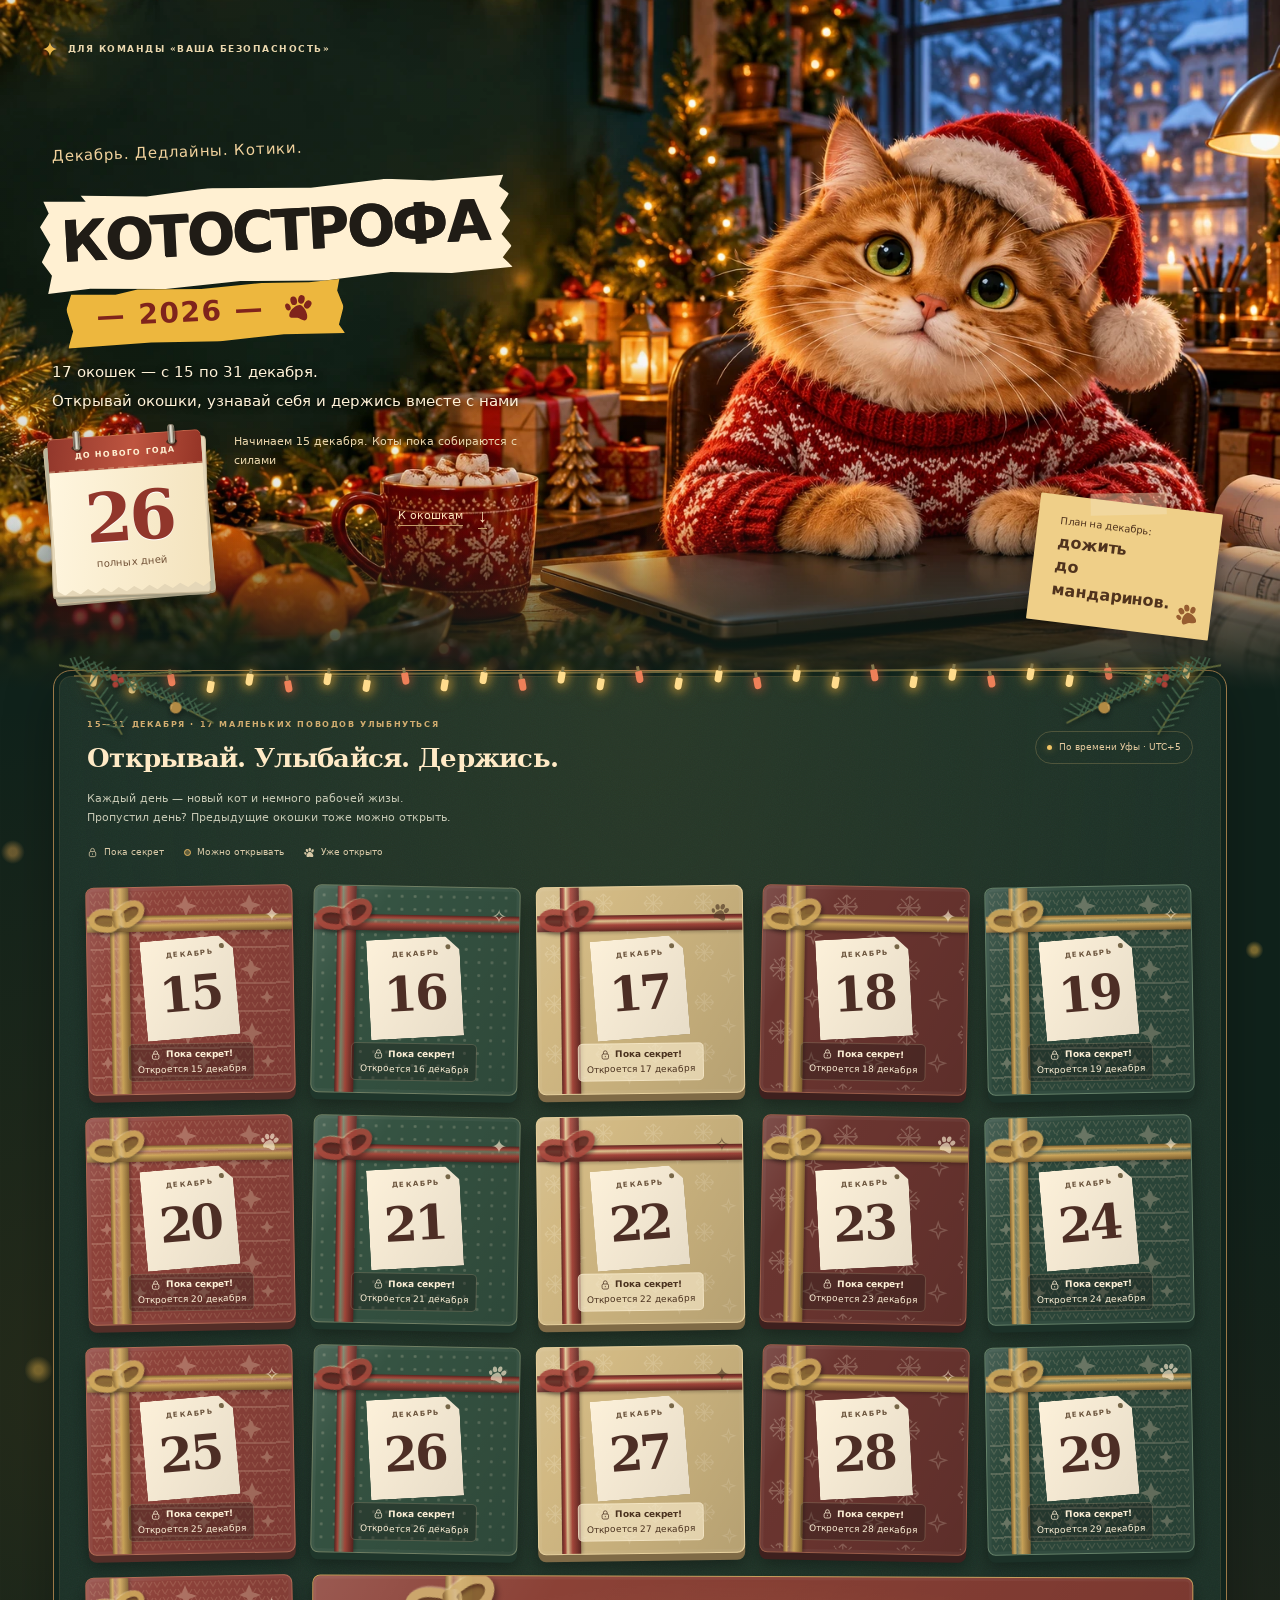
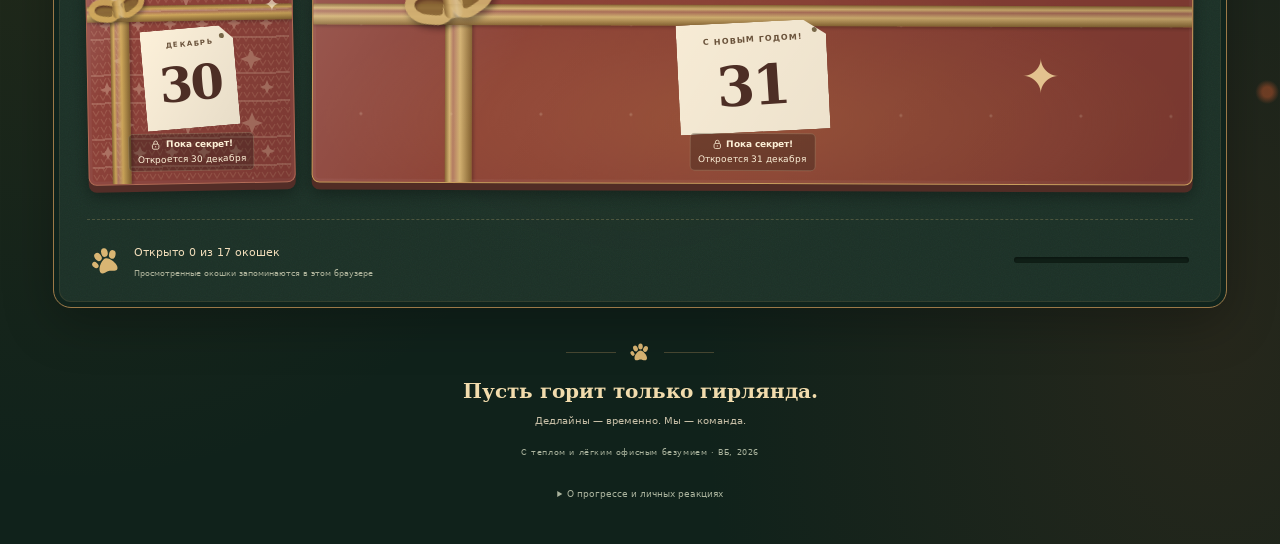
<file: index.html>
<!doctype html>
<html lang="ru">
<head>
<meta charset="utf-8"><meta name="viewport" content="width=device-width,initial-scale=1">
<meta name="theme-color" content="#12271f"><meta name="description" content="17 окошек с 15 по 31 декабря. Праздничный календарь с котами для команды «Ваша Безопасность». Открывай окошки с 15 по 31 декабря 2026 года.">
<title>КОТОСТРОФА-2026 — новогодний адвент</title>
<link rel="icon" href="assets/paw.svg" type="image/svg+xml"><link rel="preload" as="image" href="assets/decor/holiday-office.webp"><link rel="stylesheet" href="styles.css?v=5">
<script src="config.js" defer></script><script src="memes.js" defer></script><script src="core.js?v=5" defer></script><script src="app.js?v=5" defer></script>
</head>
<body>
<a class="skip" href="#calendar">К календарю</a>
<div class="ambient" aria-hidden="true"></div>
<main>
<header class="hero">
<div class="hero-art" aria-hidden="true"></div>
<div class="hero-inner">
<div class="eyebrow"><span class="eyebrow-star" aria-hidden="true">✦</span> ДЛЯ КОМАНДЫ «ВАША БЕЗОПАСНОСТЬ»</div>
<div class="hero-copy">
<p class="hero-pretitle">Декабрь. Дедлайны. Котики.</p>
<h1 aria-label="КОТОСТРОФА-2026"><span class="title-paper">КОТОСТРОФА</span><span class="year">— 2026 — <svg class="title-paw" aria-hidden="true"><use href="#paw"/></svg></span></h1>
<p class="subtitle">17 окошек — с 15 по 31 декабря.<br class="desktop-break"> Открывай окошки, узнавай себя и держись вместе с нами</p>
<div class="countdown tear-calendar" id="countdown" role="status" aria-live="polite" title="Полные сутки до 1 января 2027, 00:00 по Уфе"><span class="calendar-rings" aria-hidden="true"><i></i><i></i></span><span class="calendar-head" id="countdown-head" aria-hidden="true">ДО НОВОГО ГОДА</span><span class="calendar-paper" aria-hidden="true"><span class="calendar-number" id="countdown-number"></span><span class="calendar-unit" id="countdown-unit"></span></span></div>
<div class="status-block"><p id="season-status" role="status"></p><button class="primary" id="today-button" hidden>Открыть сегодняшний мем <span aria-hidden="true">↗</span></button></div>
<a class="calendar-link" href="#calendar-title">К окошкам <span aria-hidden="true">↓</span></a>
</div>
</div>
<div class="hero-sticker" aria-hidden="true"><span>План на декабрь:</span><strong>дожить<br>до мандаринов.</strong><svg class="paw"><use href="#paw"/></svg></div>
</header>
<div class="content-wrap">
<section class="calendar-section" aria-labelledby="calendar-title">
<div class="board-lights" aria-hidden="true"><div id="bulbs"></div></div>
<div class="calendar-intro"><div class="calendar-heading"><span class="section-label">15—31 ДЕКАБРЯ · 17 МАЛЕНЬКИХ ПОВОДОВ УЛЫБНУТЬСЯ</span><h2 id="calendar-title">Открывай. Улыбайся. Держись.</h2></div><div class="time-zone"><span class="status-dot"></span> По времени Уфы · UTC+5</div></div>
<p class="instruction">Каждый день — новый кот и немного рабочей жизы.<br>Пропустил день? Предыдущие окошки тоже можно открыть.</p>
<div class="calendar-legend"><span><svg aria-hidden="true"><use href="#lock"/></svg> Пока секрет</span><span><i></i> Можно открывать</span><span><svg class="legend-paw" aria-hidden="true"><use href="#paw"/></svg> Уже открыто</span></div>
<div class="calendar" id="calendar" aria-label="Окошки с 15 по 31 декабря" tabindex="-1"></div>
<div class="progress-panel"><div class="progress-caption"><svg aria-hidden="true" class="paw"><use href="#paw"/></svg><div><strong id="progress-label" aria-live="polite">Открыто 0 из 17 окошек</strong><p>Просмотренные окошки запоминаются в этом браузере</p></div></div><div class="progress-track" role="progressbar" aria-label="Просмотренные окошки" aria-valuemin="0" aria-valuemax="17" aria-valuenow="0"><span id="progress-fill"></span></div></div>
<p id="storage-warning" class="warning" role="status" hidden>В этом браузере сохранение недоступно. Прогресс и реакции сохранятся только до закрытия страницы.</p>
</section>
<footer><div class="footer-line"><span></span><svg aria-hidden="true" class="paw"><use href="#paw"/></svg><span></span></div><p>Пусть горит только гирлянда.</p><span class="footer-sub">Дедлайны — временно. Мы — команда.</span><small>С теплом и лёгким офисным безумием · ВБ, 2026</small><details><summary>О прогрессе и личных реакциях</summary><p>История хранится только в этом браузере и не передаётся на сервер. На другом устройстве она будет отдельной. Очистка данных браузера сбросит просмотренные дни и реакции.</p></details></footer>
</div>
</main>
<dialog id="meme-dialog" aria-labelledby="dialog-title"><div class="modal"><header class="modal-head"><div><span class="section-label">КОТОСТРОФА-2026</span><h2 id="dialog-title"></h2></div><button class="icon-button close" id="close-dialog" aria-label="Закрыть просмотр">×</button></header><div class="image-scroll" id="image-scroll"><div id="loading" role="status">Кот уже идёт…</div><img id="meme-image" alt="" width="1122" height="1402" hidden><div class="image-error" id="image-error" hidden><p>Кот задержался.</p><button class="primary" id="retry">Попробовать ещё раз</button></div></div><div class="image-tools"><button class="image-tool" id="zoom-button" type="button" aria-label="Увеличить изображение" aria-pressed="false" disabled><span id="zoom-symbol" aria-hidden="true">+</span><span id="zoom-label">Увеличить</span></button><span class="zoom-hint" id="zoom-hint">Картинка целиком</span><a class="image-tool download-button" id="download-image" download hidden><span aria-hidden="true">↓</span> Скачать картинку</a></div><div class="reactions" id="reactions" aria-label="Личная реакция"></div><p class="reaction-notice" id="reaction-notice" role="status"></p><nav class="modal-nav" aria-label="Переход между доступными днями"><button id="prev-day">← Предыдущий</button><button id="next-day">Следующий →</button></nav></div></dialog>
<div id="toast" class="toast" role="status" hidden></div>
<svg class="svg-library" xmlns="http://www.w3.org/2000/svg" aria-hidden="true"><symbol id="paw" viewBox="0 0 40 40"><ellipse cx="11" cy="13" rx="4.5" ry="6" transform="rotate(-25 11 13)"/><ellipse cx="21" cy="9" rx="4.5" ry="6"/><ellipse cx="31" cy="14" rx="4.5" ry="6" transform="rotate(25 31 14)"/><ellipse cx="5" cy="23" rx="3.5" ry="5" transform="rotate(-35 5 23)"/><path d="M9 32c0-6 7-15 12-15s13 9 13 15c0 8-9 3-13 3s-12 5-12-3"/></symbol><symbol id="lock" viewBox="0 0 24 24"><rect x="5" y="10" width="14" height="11" rx="3"/><path d="M8 10V7a4 4 0 0 1 8 0v3"/><path d="M12 14v3"/></symbol></svg>
<noscript><p class="warning">Для открытия календаря включите JavaScript в браузере.</p></noscript>
</body></html>
</file>
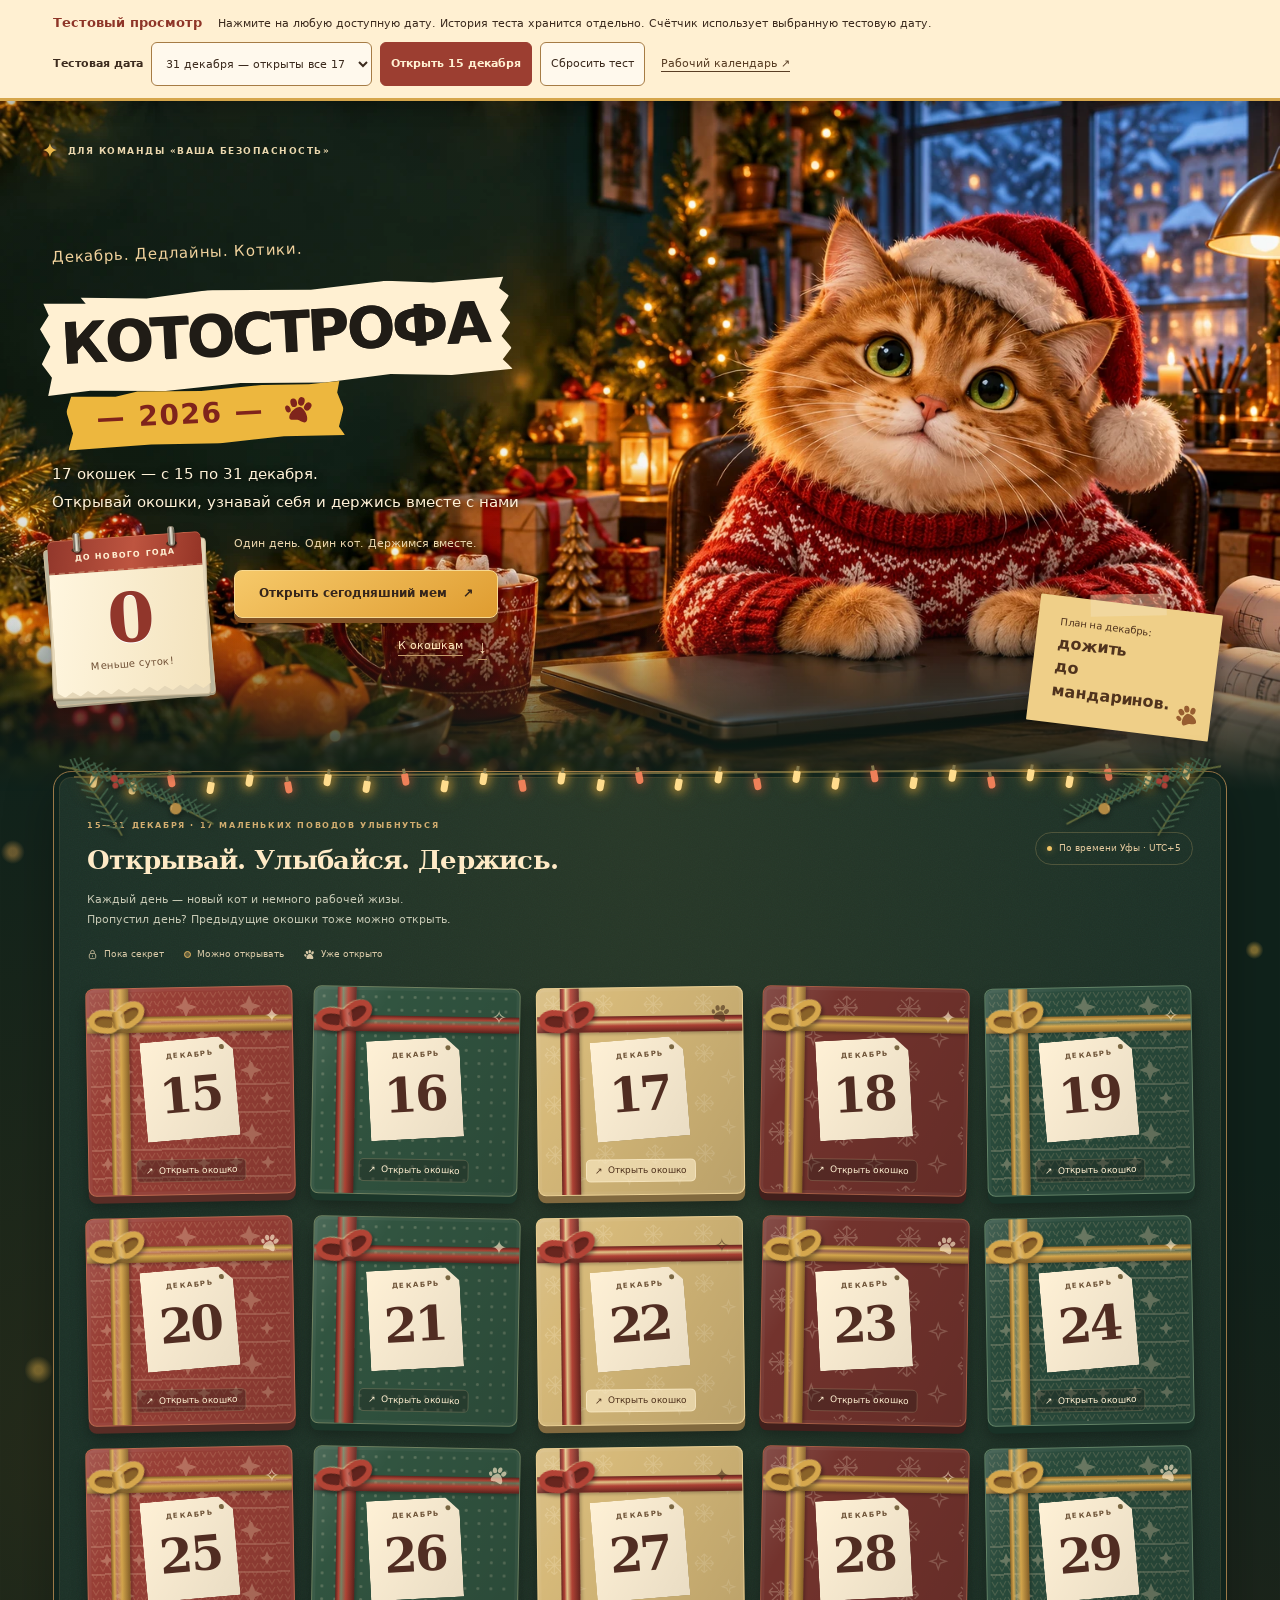
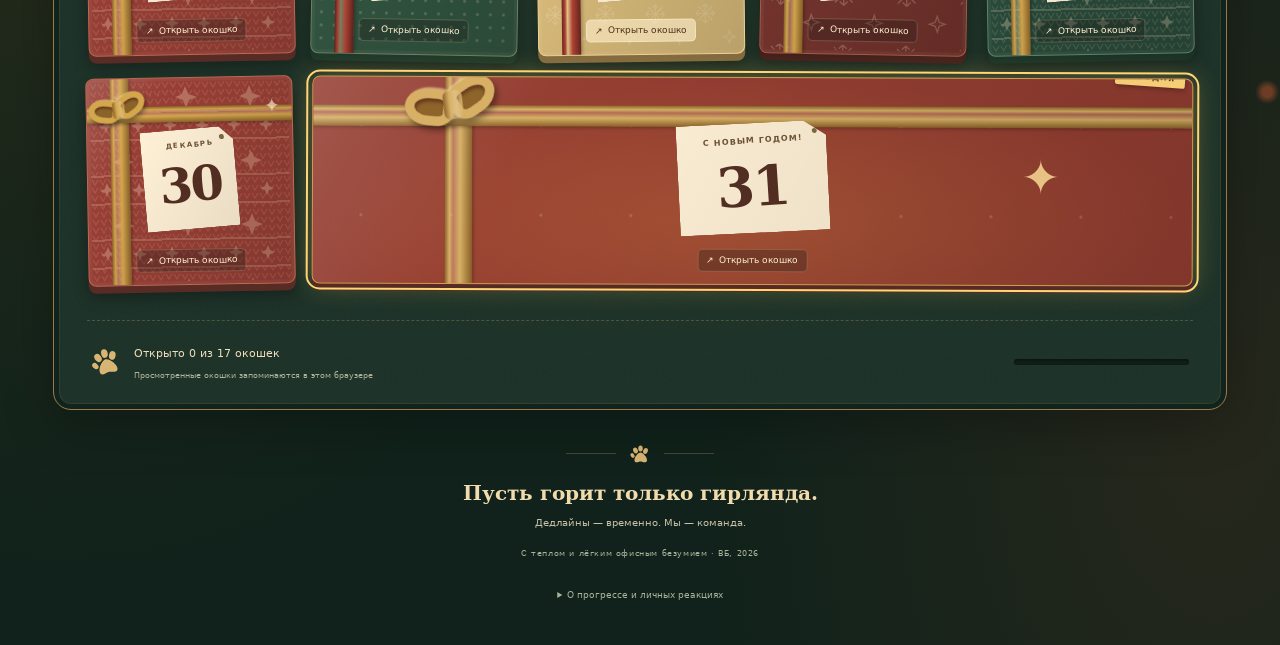
<file: preview.html>
<!doctype html>
<html lang="ru">
<head>
<meta charset="utf-8"><meta name="viewport" content="width=device-width,initial-scale=1">
<meta name="theme-color" content="#12271f"><meta name="description" content="17 окошек с 15 по 31 декабря. Праздничный календарь с котами для команды «Ваша Безопасность». Открывай окошки с 15 по 31 декабря 2026 года.">
<meta name="robots" content="noindex,nofollow"><title>Тестовый просмотр — КОТОСТРОФА-2026</title>
<link rel="icon" href="assets/paw.svg" type="image/svg+xml"><link rel="preload" as="image" href="assets/decor/holiday-office.webp"><link rel="stylesheet" href="styles.css?v=5">
<script src="config.js" defer></script><script src="memes.js" defer></script><script src="core.js?v=5" defer></script><script src="preview.js?v=5" defer></script><script src="app.js?v=5" defer></script>
</head>
<body>
<a class="skip" href="#calendar">К календарю</a>
<div class="ambient" aria-hidden="true"></div>
<aside class="preview-toolbar" aria-label="Тестовый просмотр календаря">
<div class="preview-toolbar-inner"><div class="preview-explanation"><strong>Тестовый просмотр</strong><span>Нажмите на любую доступную дату. История теста хранится отдельно. Счётчик использует выбранную тестовую дату.</span></div>
<div class="preview-controls"><label for="preview-date">Тестовая дата</label><select id="preview-date"><option value="2026-12-31T12:00:00+05:00">31 декабря — открыты все 17</option><option value="2026-12-14T12:00:00+05:00">14 декабря — до старта</option><option value="2026-12-15T12:00:00+05:00">15 декабря — первое окошко</option><option value="2026-12-20T12:00:00+05:00">20 декабря — 6 окошек</option><option value="2027-01-01T12:00:00+05:00">1 января 2027 — все открыты</option></select><button id="preview-open-first" type="button">Открыть 15 декабря</button><button id="preview-reset" type="button">Сбросить тест</button><a href="index.html">Рабочий календарь ↗</a></div></div>
</aside>
<main>
<header class="hero">
<div class="hero-art" aria-hidden="true"></div>
<div class="hero-inner">
<div class="eyebrow"><span class="eyebrow-star" aria-hidden="true">✦</span> ДЛЯ КОМАНДЫ «ВАША БЕЗОПАСНОСТЬ»</div>
<div class="hero-copy">
<p class="hero-pretitle">Декабрь. Дедлайны. Котики.</p>
<h1 aria-label="КОТОСТРОФА-2026"><span class="title-paper">КОТОСТРОФА</span><span class="year">— 2026 — <svg class="title-paw" aria-hidden="true"><use href="#paw"/></svg></span></h1>
<p class="subtitle">17 окошек — с 15 по 31 декабря.<br class="desktop-break"> Открывай окошки, узнавай себя и держись вместе с нами</p>
<div class="countdown tear-calendar" id="countdown" role="status" aria-live="polite" title="Полные сутки до 1 января 2027, 00:00 по Уфе"><span class="calendar-rings" aria-hidden="true"><i></i><i></i></span><span class="calendar-head" id="countdown-head" aria-hidden="true">ДО НОВОГО ГОДА</span><span class="calendar-paper" aria-hidden="true"><span class="calendar-number" id="countdown-number"></span><span class="calendar-unit" id="countdown-unit"></span></span></div>
<div class="status-block"><p id="season-status" role="status"></p><button class="primary" id="today-button" hidden>Открыть сегодняшний мем <span aria-hidden="true">↗</span></button></div>
<a class="calendar-link" href="#calendar-title">К окошкам <span aria-hidden="true">↓</span></a>
</div>
</div>
<div class="hero-sticker" aria-hidden="true"><span>План на декабрь:</span><strong>дожить<br>до мандаринов.</strong><svg class="paw"><use href="#paw"/></svg></div>
</header>
<div class="content-wrap">
<section class="calendar-section" aria-labelledby="calendar-title">
<div class="board-lights" aria-hidden="true"><div id="bulbs"></div></div>
<div class="calendar-intro"><div class="calendar-heading"><span class="section-label">15—31 ДЕКАБРЯ · 17 МАЛЕНЬКИХ ПОВОДОВ УЛЫБНУТЬСЯ</span><h2 id="calendar-title">Открывай. Улыбайся. Держись.</h2></div><div class="time-zone"><span class="status-dot"></span> По времени Уфы · UTC+5</div></div>
<p class="instruction">Каждый день — новый кот и немного рабочей жизы.<br>Пропустил день? Предыдущие окошки тоже можно открыть.</p>
<div class="calendar-legend"><span><svg aria-hidden="true"><use href="#lock"/></svg> Пока секрет</span><span><i></i> Можно открывать</span><span><svg class="legend-paw" aria-hidden="true"><use href="#paw"/></svg> Уже открыто</span></div>
<div class="calendar" id="calendar" aria-label="Окошки с 15 по 31 декабря" tabindex="-1"></div>
<div class="progress-panel"><div class="progress-caption"><svg aria-hidden="true" class="paw"><use href="#paw"/></svg><div><strong id="progress-label" aria-live="polite">Открыто 0 из 17 окошек</strong><p>Просмотренные окошки запоминаются в этом браузере</p></div></div><div class="progress-track" role="progressbar" aria-label="Просмотренные окошки" aria-valuemin="0" aria-valuemax="17" aria-valuenow="0"><span id="progress-fill"></span></div></div>
<p id="storage-warning" class="warning" role="status" hidden>В этом браузере сохранение недоступно. Прогресс и реакции сохранятся только до закрытия страницы.</p>
</section>
<footer><div class="footer-line"><span></span><svg aria-hidden="true" class="paw"><use href="#paw"/></svg><span></span></div><p>Пусть горит только гирлянда.</p><span class="footer-sub">Дедлайны — временно. Мы — команда.</span><small>С теплом и лёгким офисным безумием · ВБ, 2026</small><details><summary>О прогрессе и личных реакциях</summary><p>История хранится только в этом браузере и не передаётся на сервер. На другом устройстве она будет отдельной. Очистка данных браузера сбросит просмотренные дни и реакции.</p></details></footer>
</div>
</main>
<dialog id="meme-dialog" aria-labelledby="dialog-title"><div class="modal"><header class="modal-head"><div><span class="section-label">КОТОСТРОФА-2026</span><h2 id="dialog-title"></h2></div><button class="icon-button close" id="close-dialog" aria-label="Закрыть просмотр">×</button></header><div class="image-scroll" id="image-scroll"><div id="loading" role="status">Кот уже идёт…</div><img id="meme-image" alt="" width="1122" height="1402" hidden><div class="image-error" id="image-error" hidden><p>Кот задержался.</p><button class="primary" id="retry">Попробовать ещё раз</button></div></div><div class="image-tools"><button class="image-tool" id="zoom-button" type="button" aria-label="Увеличить изображение" aria-pressed="false" disabled><span id="zoom-symbol" aria-hidden="true">+</span><span id="zoom-label">Увеличить</span></button><span class="zoom-hint" id="zoom-hint">Картинка целиком</span><a class="image-tool download-button" id="download-image" download hidden><span aria-hidden="true">↓</span> Скачать картинку</a></div><div class="reactions" id="reactions" aria-label="Личная реакция"></div><p class="reaction-notice" id="reaction-notice" role="status"></p><nav class="modal-nav" aria-label="Переход между доступными днями"><button id="prev-day">← Предыдущий</button><button id="next-day">Следующий →</button></nav></div></dialog>
<div id="toast" class="toast" role="status" hidden></div>
<svg class="svg-library" xmlns="http://www.w3.org/2000/svg" aria-hidden="true"><symbol id="paw" viewBox="0 0 40 40"><ellipse cx="11" cy="13" rx="4.5" ry="6" transform="rotate(-25 11 13)"/><ellipse cx="21" cy="9" rx="4.5" ry="6"/><ellipse cx="31" cy="14" rx="4.5" ry="6" transform="rotate(25 31 14)"/><ellipse cx="5" cy="23" rx="3.5" ry="5" transform="rotate(-35 5 23)"/><path d="M9 32c0-6 7-15 12-15s13 9 13 15c0 8-9 3-13 3s-12 5-12-3"/></symbol><symbol id="lock" viewBox="0 0 24 24"><rect x="5" y="10" width="14" height="11" rx="3"/><path d="M8 10V7a4 4 0 0 1 8 0v3"/><path d="M12 14v3"/></symbol></svg>
<noscript><p class="warning">Для открытия календаря включите JavaScript в браузере.</p></noscript>
</body></html>
</file>
<file: styles.css>
@font-face{font-family:LocalSans;src:url('assets/fonts/sans.woff') format('woff');font-display:swap}@font-face{font-family:LocalSans;src:url('assets/fonts/sans-bold.woff') format('woff');font-weight:700;font-display:swap}@font-face{font-family:Festive;src:url('assets/fonts/display.woff') format('woff');font-weight:700;font-display:swap}
:root{color-scheme:dark;--cream:#fff0d2;--gold:#eab649;--pine:#12271f;--red:#b72d29;--muted:#c3c0a9}*{box-sizing:border-box}html{scroll-behavior:smooth;scroll-padding-top:24px}body{margin:0;font:14px/1.65 LocalSans,sans-serif;background:#10221b;color:var(--cream);background-image:radial-gradient(ellipse at 5% 65%,#7a4f1833,transparent 35%),radial-gradient(ellipse at 95% 90%,#64351d44,transparent 30%)}button,a{-webkit-tap-highlight-color:transparent}button{font:inherit;cursor:pointer;touch-action:manipulation}button:disabled{cursor:default;opacity:.4}button:focus-visible,a:focus-visible,summary:focus-visible,[tabindex]:focus-visible{outline:3px solid #ffda83;outline-offset:5px}button[hidden],[hidden]{display:none!important}button svg{width:16px;height:16px}.skip{position:fixed;top:8px;left:8px;transform:translateY(-150%);z-index:30;background:var(--gold);color:var(--pine);padding:12px}.skip:focus{transform:none}.svg-library{position:absolute;width:0;height:0;overflow:hidden}.ambient{position:absolute;top:600px;left:0;right:0;height:1400px;pointer-events:none;overflow:hidden;background-image:radial-gradient(circle at 1% 18%,#ecac5066 0 4px,transparent 12px),radial-gradient(circle at 98% 25%,#eab64980 0 3px,transparent 9px),radial-gradient(circle at 3% 55%,#eab64977 0 4px,transparent 14px),radial-gradient(circle at 99% 78%,#bd552e80 0 5px,transparent 12px),radial-gradient(circle at 5% 85%,#eab64977 0 3px,transparent 8px)}
.hero{height:690px;position:relative;isolation:isolate;overflow:hidden}.hero-art{position:absolute;inset:0;z-index:-2;background-image:url('assets/decor/holiday-office.webp');background-size:cover;background-position:center 48%}.hero:after{content:'';position:absolute;inset:0;z-index:-1;background:linear-gradient(0deg,#10221b 0,transparent 25%),linear-gradient(90deg,#07180e22 0,transparent 60%)}.hero-inner{max-width:1260px;margin:0 auto;padding:35px 32px}.eyebrow{font-size:9px;letter-spacing:1.5px;color:#ead7ae;display:flex;align-items:center;gap:9px;font-weight:700}.eyebrow-star{color:var(--gold);font-size:18px}.hero-copy{width:610px;padding-top:75px}.hero-pretitle{font-size:15px;letter-spacing:.7px;color:#f1d29d;margin:0 0 16px 10px;transform:rotate(-2deg);width:max-content}h1{margin:0 0 18px;display:flex;align-items:flex-start;flex-direction:column;font-family:LocalSans,sans-serif;font-weight:700;position:relative;line-height:1.2;letter-spacing:-2.7px;transform:rotate(-3deg)}.title-paper{font-size:57px;color:#201c16;display:block;padding:13px 23px 19px 20px;background:#fff0d2;clip-path:polygon(1% 6%,10% 8%,9% 2%,23% 6%,36% 1%,58% 6%,74% 1%,84% 5%,99% 3%,98% 14%,100% 22%,98% 36%,100% 49%,98% 62%,100% 74%,98% 85%,100% 95%,87% 98%,74% 94%,60% 99%,42% 95%,26% 99%,10% 95%,1% 98%,2% 80%,0 66%,2% 49%,0 31%,2% 18%);text-shadow:.5px .5px 0 #201c16}.year{font-size:28px;background:#edb73e;color:#7f241c;letter-spacing:2px;display:flex;align-items:center;gap:20px;margin:-3px 0 0 22px;padding:10px 30px 14px;clip-path:polygon(2% 5%,18% 9%,26% 2%,49% 7%,71% 2%,88% 5%,99% 2%,98% 22%,100% 50%,98% 81%,100% 96%,78% 93%,55% 99%,30% 95%,0 98%,2% 69%,0 31%)}.title-paw{height:29px;width:29px;fill:#7f241c;transform:rotate(15deg)}.subtitle{font-size:15px;line-height:1.9;color:#fff2d8;margin:23px 0 16px 10px;text-shadow:0 1px 6px #000;width:530px}.status-block{margin-left:10px;max-width:490px}.status-block>p{font-size:11px;line-height:1.7;color:#e9d5ac;margin:0 0 16px;max-width:325px}.primary{min-height:48px;border:1px solid #f7d991;background:linear-gradient(150deg,#f6c96a,#df9c30);border-radius:8px;color:#35251b;padding:12px 24px;font-size:12px;font-weight:700;box-shadow:0 5px 0 #825225,0 8px 25px #0004}.primary:hover{background:#ffd282}.primary span{margin-left:12px}.calendar-link{display:inline-flex;align-items:center;gap:15px;color:#ffe7bd;font-size:11px;margin:4px 0 0 10px;padding:10px 0;min-height:44px;text-underline-offset:6px;text-decoration-color:#c39967}.calendar-link span{font-size:18px}.hero-sticker{position:absolute;right:max(5%,calc((100% - 1220px)/2));bottom:60px;background:#efcf88;color:#50331d;transform:rotate(7deg);padding:14px 22px 20px;box-shadow:3px 6px 15px #0005;width:183px;line-height:1.5;border-radius:1px}.hero-sticker:before{content:'';position:absolute;top:-10px;left:50px;transform:rotate(-8deg);height:22px;width:76px;background:#f2e1b875}.hero-sticker>span{font-size:10px}.hero-sticker strong{font-size:16px;display:block}.hero-sticker .paw{position:absolute;width:23px;height:23px;right:12px;bottom:12px;fill:#975d30;transform:rotate(-15deg)}
.content-wrap{max-width:1230px;padding:0 28px;margin:-20px auto 0;position:relative}.calendar-section{position:relative;padding:47px 33px 27px;border:1px solid #9c7948;border-radius:18px;background-color:#1b3026;background-image:radial-gradient(ellipse at top,#4a4d2b44,transparent 70%),url("data:image/svg+xml,%3Csvg xmlns='http://www.w3.org/2000/svg' width='120' height='120'%3E%3Cfilter id='n'%3E%3CfeTurbulence type='fractalNoise' baseFrequency='.9' numOctaves='3' stitchTiles='stitch'/%3E%3C/filter%3E%3Cpath fill='%23ffffff' filter='url(%23n)' opacity='.04' d='M0 0h120v120H0z'/%3E%3C/svg%3E");box-shadow:0 15px 50px #0004,inset 0 0 0 5px #10241d,inset 0 0 0 6px #8b714433}.calendar-section:before,.calendar-section:after{content:'';position:absolute;top:-30px;width:200px;height:118px;background:url('assets/pine.svg') center/contain no-repeat;pointer-events:none;filter:drop-shadow(0 3px 3px #0007);z-index:2}.calendar-section:before{left:-24px;transform:rotate(-14deg)}.calendar-section:after{right:-24px;transform:scaleX(-1) rotate(-14deg)}.board-lights{position:absolute;left:20px;right:20px;top:0;height:28px;pointer-events:none;border-top:2px solid #69643b;transform:rotate(-.4deg)}#bulbs{display:flex;justify-content:space-around}#bulbs i{position:relative;top:-2px;width:7px;height:12px;border-radius:3px 3px 7px 7px;background:#ffdc8d;box-shadow:0 0 8px 4px #ffb63966,0 0 20px 6px #ffb63922;transform:rotate(10deg)}#bulbs i:nth-child(3n){background:#ee8059;box-shadow:0 0 10px 3px #e15e3266;transform:rotate(-10deg)}#bulbs i:nth-child(2n){top:5px}#bulbs i:before{content:'';position:absolute;top:-5px;width:3px;height:5px;background:#867b4f;left:2px}.calendar-intro{display:flex;justify-content:space-between;align-items:center;gap:20px}.section-label{font-size:8px;font-weight:700;letter-spacing:1.6px;color:#d3ae70;display:block;margin:0 0 9px}h2{font-family:Festive,serif;line-height:1.4;font-size:26px;margin:0;color:#ffeac6;letter-spacing:-.7px}.time-zone{font-size:9px;border:1px solid #b39b6550;border-radius:20px;display:flex;align-items:center;gap:7px;padding:8px 11px;white-space:nowrap;color:#e3c99e}.status-dot{background:#efc365;width:5px;height:5px;border-radius:50%;box-shadow:0 0 7px #eab64980}.instruction{font-size:11px;line-height:1.8;color:#c5c7b3;margin:12px 0 17px}.calendar-legend{display:flex;gap:20px;flex-wrap:wrap;font-size:9px;color:#d8c9a7;padding:0 0 22px}.calendar-legend>span{display:flex;align-items:center;gap:6px}.calendar-legend svg{width:11px;height:11px;fill:none;stroke:currentColor;stroke-width:1.7}.calendar-legend .legend-paw{fill:currentColor;stroke:none}.calendar-legend i{width:7px;height:7px;border:1px solid #e3b562;border-radius:50%;background:#e3b56255}.calendar{display:grid;grid-template-columns:repeat(5,minmax(0,1fr));gap:22px 18px;outline-offset:7px;padding:4px 0 8px}.day-card{height:196px;position:relative;isolation:isolate;display:flex;flex-direction:column;align-items:center;justify-content:center;min-width:0;border:1px solid var(--edge);border-radius:8px;padding:21px 10px 12px;color:var(--ink);background:var(--card);box-shadow:0 7px 0 var(--depth),0 11px 16px #0005,inset 0 0 0 3px #ffffff0b;overflow:visible;transition:transform .2s,box-shadow .2s;transform:rotate(var(--tilt));--ribbon:#d5a74d;--ribbon-dark:#8a6329}.tone-0{--card:#983f36;--ink:#fff0d2;--edge:#bc6a51;--depth:#582c25;--tilt:-1deg}.tone-1{--card:#315440;--ink:#ffedcc;--edge:#6f8060;--depth:#1c372a;--tilt:1deg;--ribbon:#b24435;--ribbon-dark:#61241e}.tone-2{--card:#d6b979;--ink:#513720;--edge:#edd296;--depth:#826a3f;--tilt:-.7deg;--ribbon:#b34336;--ribbon-dark:#69261f}.tone-3{--card:#73332d;--ink:#ffedcc;--edge:#a35c45;--depth:#421f1c;--tilt:1deg}.tone-4{--card:#294a3b;--ink:#ffedcc;--edge:#638367;--depth:#193227;--tilt:-1deg}.day-card:before{content:'';position:absolute;inset:3px;border-radius:5px;z-index:-2;opacity:.3;background-image:url('assets/decor/knit.svg');background-size:64px 64px}.dots:before{opacity:.2;background-image:radial-gradient(circle,currentColor 1px,transparent 2px);background-size:13px 13px}.crosses:before{opacity:.22;background-image:url('assets/decor/wrap.svg');background-size:50px 50px}.stripes:before{opacity:.23;background-image:url('assets/decor/wrap.svg');background-size:63px 63px}.day-card:after{content:'';position:absolute;inset:0;border-radius:8px;background:linear-gradient(120deg,#fff2 0,transparent 25%,#0002 100%);pointer-events:none;z-index:-1}.gift-ribbon{position:absolute;left:23px;top:0;bottom:0;width:19px;background:linear-gradient(90deg,var(--ribbon-dark),var(--ribbon) 17%,#ffe7ad55 30%,var(--ribbon) 56%,var(--ribbon-dark) 98%);box-shadow:2px 0 3px #0003;z-index:-1}.gift-ribbon:before{content:'';position:absolute;top:28px;left:-24px;width:calc(var(--card-width, 195px));height:16px;background:linear-gradient(var(--ribbon-dark),var(--ribbon) 20%,#ffe7ad44 35%,var(--ribbon) 60%,var(--ribbon-dark));box-shadow:0 2px 3px #0003}.gift-bow{position:absolute;width:64px;height:37px;left:0;top:13px;transform:rotate(-15deg);filter:drop-shadow(1px 3px 2px #0006);z-index:2}.gift-bow i{position:absolute;width:30px;height:23px;top:4px;left:2px;border:6px solid var(--ribbon);border-radius:60% 40% 40% 60%;box-shadow:inset 1px 2px 2px #4c1e1699,1px -1px 1px #ffe7ab88;background:var(--ribbon-dark);transform:rotate(20deg)}.gift-bow i:nth-child(2){left:30px;transform:scaleX(-1) rotate(20deg)}.gift-bow b{position:absolute;left:26px;top:9px;width:12px;height:18px;border-radius:4px;background:linear-gradient(90deg,var(--ribbon-dark),var(--ribbon),#fff3,var(--ribbon));transform:rotate(8deg)}.door-border{position:absolute;left:50%;top:51px;transform:translateX(-50%) rotate(-4deg);width:93px;height:100px;background:#fff1d6;box-shadow:2px 3px 5px #0004;z-index:-1;clip-path:polygon(0 0,85% 0,100% 14%,100% 100%,0 100%)}.door-border:after{content:'';position:absolute;right:9px;top:8px;width:5px;height:5px;background:#806c45;border-radius:100%}.card-top{position:relative;z-index:1;font-size:7px;font-weight:700;letter-spacing:1.6px;margin-top:37px;color:#6d5236;transform:rotate(-4deg)}.day-number{font-family:Festive,serif;font-size:48px;line-height:1.25;letter-spacing:-2px;color:#512d22;transform:rotate(-4deg);margin-bottom:16px;z-index:1}.card-state{font-size:9px;display:flex;align-items:center;justify-content:center;gap:5px;padding:5px 8px;background:#1b17154d;border:1px solid #ffe3ad33;border-radius:5px;line-height:1.5;z-index:1;color:var(--cream);white-space:nowrap}.tone-2 .card-state{color:#4d301b;background:#fff0ce99;border-color:#fff0ce88}.card-state svg{height:11px;width:11px;fill:none;stroke:currentColor;stroke-width:1.7}.viewed .card-state svg{fill:currentColor;stroke:none}.card-decoration{position:absolute;right:12px;top:13px;font-size:19px;color:var(--ink);opacity:.65}.card-decoration svg{height:19px;width:19px;fill:currentColor;transform:rotate(20deg)}.day-card.locked{filter:saturate(.85)}.day-card.locked .gift-bow{opacity:.9}.day-card.locked:hover{transform:rotate(0) translateY(-3px)}.day-card:not(.locked):hover{transform:rotate(0) translateY(-6px);box-shadow:0 8px 0 var(--depth),0 16px 24px #0005}.day-card.today{outline:2px solid #ffd676;outline-offset:4px;box-shadow:0 7px 0 var(--depth),0 0 28px #f4bc4f55}.today-tag{position:absolute;top:-12px;right:7px;background:#f5cd76;color:#563716;font-size:8px;text-transform:uppercase;font-weight:700;letter-spacing:1px;padding:3px 10px;transform:rotate(4deg);z-index:5;box-shadow:1px 2px 4px #0004;border-radius:2px}.day-card.viewed .door-border{background:#f1dcb8}.day-card.finale{grid-column:span 4;--card:#953e32;--edge:#cf9d51;--depth:#562b23;--ribbon:#d7b065;--ribbon-dark:#8d642a;--tilt:.2deg;background-image:radial-gradient(ellipse at 50% 70%,#ce7e3b55,transparent 70%);overflow:hidden}.finale .door-border{width:150px;height:110px;top:45px;transform:translateX(-50%) rotate(-3deg)}.finale .card-top{font-size:8px;margin-top:33px;letter-spacing:1px}.finale .day-number{font-size:55px;line-height:1.15}.finale .gift-ribbon{left:15%;width:27px}.finale .gift-ribbon:before{width:900px;left:-150px;height:21px}.finale .gift-bow{left:calc(15% - 24px);top:10px;transform:scale(1.6) rotate(-15deg)}.finale .card-decoration{right:15%;top:60px;font-size:47px;color:#f8d995;opacity:.85}.finale:before{background-size:90px 90px;opacity:.2}
.progress-panel{display:flex;justify-content:space-between;align-items:center;gap:30px;margin-top:27px;padding:20px 4px 0;border-top:1px dashed #a99a6855}.progress-caption{display:flex;align-items:center;gap:14px}.paw{width:29px;height:29px;fill:#d9b573;flex-shrink:0}.progress-caption .paw{transform:rotate(-13deg)}.progress-caption strong{font-size:11px;font-weight:400;color:#f1ddba}.progress-caption p{margin:4px 0 0;font-size:8px;color:#aeb39b}.progress-track{width:175px;height:6px;background:#101f17;border-radius:5px;overflow:hidden;box-shadow:inset 0 1px 3px #0006;flex-shrink:0}.progress-track span{display:block;height:100%;width:0;background:linear-gradient(90deg,#c3954a,#f2d185);transition:width .3s}.warning{padding:15px;font-size:12px;border:1px solid #c3a05a80;border-radius:8px;color:#ffe0a5}footer{padding:34px 0 25px;text-align:center;color:#aab39d}footer .footer-line{display:flex;align-items:center;justify-content:center;gap:14px}.footer-line>span{width:50px;height:1px;background:#99805566}.footer-line .paw{height:20px;width:20px}footer>p{font-family:Festive,serif;font-size:20px;font-weight:700;color:#f2dcad;margin:13px 0 5px}.footer-sub{display:block;font-size:10px;margin:0 0 9px;color:#c7bfa7}footer small{font-size:8px;letter-spacing:.6px}footer details{font-size:9px;max-width:470px;margin:13px auto 0}summary{cursor:pointer;min-height:44px;padding:12px}footer details p{font-size:11px;line-height:1.8}
dialog{color:var(--cream);background:#1b3026;border:1px solid #c09b56;border-radius:13px;padding:0;width:min(680px,calc(100vw - 32px));max-height:94dvh;box-shadow:0 24px 90px #0009,inset 0 0 0 4px #9c794822;overflow:auto}dialog::backdrop{background:#100f0be8;backdrop-filter:blur(7px)}.modal{padding:18px 22px}.modal-head{display:flex;justify-content:space-between;align-items:center;gap:14px;margin-bottom:16px}.modal-head h2{font-family:LocalSans,sans-serif;font-size:20px;font-weight:400;letter-spacing:-.5px}.modal-head .section-label{font-size:8px}.icon-button{width:44px;height:44px;flex-shrink:0;border-radius:50%;background:#192b20;border:1px solid #a48c5688;color:#f5e3c1;font-size:28px;line-height:1}.image-scroll{max-height:65dvh;min-height:120px;overflow:auto;overscroll-behavior:contain;border-radius:6px;text-align:center;background:#101e16}.meme-image-button{display:block;width:100%;padding:0;background:transparent;border:0;line-height:0;cursor:zoom-in}.meme-image-button img{display:block;width:100%;height:auto;object-fit:contain}.meme-image-button.zoomed{width:1122px;max-width:none;cursor:zoom-out}.image-scroll.is-zoomed{max-height:72dvh}.image-error{padding:28px 10px}.image-error p{font-size:18px}.zoom-hint{font-size:10px;text-align:center;color:#c3b799;margin:10px 0 14px}.reactions{display:flex;flex-wrap:wrap;justify-content:center;gap:10px}.reactions button,.modal-nav button{min-height:44px;padding:9px 20px;border:1px solid #b2976055;border-radius:24px;background:transparent;color:var(--cream);font-size:12px}.reactions button[aria-pressed=true]{background:#eab649;color:#3b291b;border-color:#eab649}.reactions button:hover{border-color:#eab649}.reaction-notice{min-height:18px;text-align:center;font-size:10px;color:#eac77f;margin:9px 0}.modal-nav{display:flex;justify-content:space-between;gap:10px;border-top:1px solid #b2976033;padding-top:12px}.modal-nav button{border-color:transparent;border-radius:6px;font-size:10px;padding:8px 10px}.modal-nav button:not(:disabled):hover{background:#fff1}.modal-open{overflow:hidden}#loading{padding:55px 16px;color:#cdbb91}.toast{position:fixed;bottom:22px;left:50%;transform:translateX(-50%);z-index:10;padding:14px 24px;border:1px solid #b59353;border-radius:8px;background:#fff0d2;color:#342b20;box-shadow:0 8px 30px #0005;font-size:12px;white-space:nowrap}.celebrate{animation:celebrate .8s ease-out}@keyframes celebrate{50%{box-shadow:0 0 80px 10px #eab64955}}
@media(min-width:1550px){.hero-art{background-position:center 52%}.hero{height:750px}.hero-copy{padding-top:93px}}
@media(max-width:1050px){.hero{height:640px}.hero-inner{padding:30px}.hero-copy{width:530px;padding-top:80px}.title-paper{font-size:47px}.hero-art{background-position:59% center}.hero:after{background:linear-gradient(0deg,#10221b,transparent 25%),linear-gradient(90deg,#07180e44,transparent 65%)}.hero-sticker{width:155px;right:35px;bottom:60px;padding:12px 17px}.hero-sticker strong{font-size:14px}.hero-sticker span{font-size:9px}.subtitle{font-size:13px;max-width:450px}.calendar-section{padding:42px 25px 24px}.calendar{grid-template-columns:repeat(4,minmax(0,1fr));gap:22px 17px}.day-card.finale{grid-column:span 4}.calendar-intro h2{font-size:22px}.section-label{font-size:7px;letter-spacing:1.2px}.time-zone{font-size:8px}.hero-pretitle{font-size:14px}.calendar-intro{gap:15px}}
@media(max-width:760px){.hero{height:650px}.hero-art{background-size:auto 650px;background-position:57% top}.hero-inner{padding:24px}.hero-copy{width:470px;padding-top:80px}.title-paper{font-size:41px}.year{font-size:24px}.subtitle{font-size:12px;width:390px}.hero:after{background:linear-gradient(0deg,#10221b 0,transparent 30%),linear-gradient(90deg,#081b13b0 0,#081b1355 42%,transparent 80%)}.hero-sticker{display:none}.calendar-intro{align-items:flex-start;flex-direction:column;gap:12px}.calendar-intro h2{font-size:24px}.time-zone{padding:5px 10px}.calendar{grid-template-columns:repeat(3,minmax(0,1fr));gap:20px 15px}.day-card.finale{grid-column:span 2}.calendar-section{padding:39px 21px 24px}.content-wrap{padding:0 20px}.day-card{height:185px}.door-border{top:44px}.card-top{margin-top:30px}.calendar-legend{font-size:8px;gap:15px}.finale .door-border{width:115px;top:42px;height:102px}.finale .card-top{font-size:7px}.finale .day-number{font-size:50px}.progress-track{width:130px}}
@media(max-width:540px){html{scroll-padding-top:16px}.hero{height:730px;overflow:hidden}.hero-inner{padding:19px 20px}.eyebrow{font-size:7px;letter-spacing:.9px;gap:6px}.eyebrow-star{font-size:14px}.hero-art{background-size:auto 575px;background-position:77% 0;background-repeat:no-repeat;background-color:#14271c}.hero:after{background:linear-gradient(0deg,#10221b 0,#10221b 7%,#10221bf0 22%,#10221ba0 38%,transparent 62%),linear-gradient(180deg,#08201244,transparent 24%)}.hero-copy{padding-top:329px;width:100%;position:relative}.hero-pretitle{font-size:11px;margin:0 0 12px 7px;color:#ffe7b4}.title-paper{font-size:clamp(26px,7.6vw,40px);padding:12px 14px 16px;letter-spacing:-1.4px;width:max-content;max-width:100%}h1{letter-spacing:-1.4px;transform:rotate(-3deg);margin-bottom:9px}.year{font-size:19px;letter-spacing:2px;padding:7px 19px 10px;margin-left:17px;gap:14px}.title-paw{width:21px;height:21px}.subtitle{font-size:11px;line-height:1.8;width:100%;margin:19px 0 12px 5px;max-width:320px}.desktop-break{display:none}.status-block{margin-left:5px;max-width:300px}.status-block>p{font-size:9px;line-height:1.8;margin-bottom:9px;max-width:275px}.calendar-link{font-size:10px;margin-left:5px;min-height:42px;padding:7px 0}.primary{font-size:10px;min-height:44px;padding:10px 16px}.content-wrap{padding:0 14px;margin:-7px auto 0}.calendar-section{padding:36px 14px 21px;border-radius:13px}.calendar-section:before,.calendar-section:after{width:115px;height:90px;top:-22px}.calendar-section:before{left:-15px}.calendar-section:after{right:-15px}.calendar-intro h2{font-size:19px;letter-spacing:-.7px}.section-label{font-size:6px;letter-spacing:.9px;margin-bottom:8px}.calendar-intro{gap:10px}.time-zone{font-size:7px}.instruction{font-size:9px;line-height:1.8;margin-top:12px}.calendar-legend{font-size:7px;gap:10px;padding-bottom:20px}.calendar-legend svg{width:10px;height:10px}.calendar-legend>span{gap:4px}.calendar{grid-template-columns:repeat(2,minmax(0,1fr));gap:21px 13px;padding:1px 2px 8px}.day-card{height:182px;--card-width:160px;border-radius:7px;padding:20px 6px 11px}.door-border{width:82px;height:92px;top:46px}.card-top{font-size:6px;margin-top:33px;letter-spacing:1.4px}.day-number{font-size:44px;margin-bottom:13px}.card-state{font-size:7.5px;padding:5px 6px;gap:4px}.gift-ribbon{left:18px;width:16px}.gift-ribbon:before{left:-19px;height:14px;top:27px;width:160px}.gift-bow{left:-7px;transform:scale(.85) rotate(-15deg);top:12px}.card-decoration{font-size:16px;right:10px;top:12px}.card-decoration svg{width:17px;height:17px}.day-card.finale{grid-column:span 2;height:185px}.finale .door-border{width:145px;height:102px;top:42px}.finale .card-top{font-size:8px;margin-top:30px}.finale .day-number{font-size:50px}.finale .card-state{font-size:8px}.finale .gift-bow{left:calc(14% - 20px);transform:scale(1.15) rotate(-15deg)}.finale .gift-ribbon{left:14%;width:23px}.finale .card-decoration{font-size:35px;right:12%;top:60px}.progress-panel{margin-top:24px;flex-direction:column;align-items:stretch;gap:14px;padding:18px 0 0}.progress-caption{gap:10px}.progress-caption strong{font-size:10px}.progress-caption p{font-size:7px;line-height:1.7;max-width:230px}.progress-caption .paw{width:25px;height:25px}.progress-track{width:100%;height:5px}footer{padding:27px 0 20px}footer>p{font-size:17px}.footer-sub{font-size:9px}footer small{font-size:7px}.toast{width:max-content;max-width:calc(100vw - 30px);white-space:normal;text-align:center}.modal{padding:14px 12px}dialog{width:calc(100vw - 12px);max-height:97dvh;border-radius:11px}.modal-head h2{font-size:17px}.modal-head{margin-bottom:12px}.image-scroll{max-height:66dvh}.reactions button{font-size:11px;padding:9px 16px}.reaction-notice{font-size:9px}}
@media(prefers-reduced-motion:reduce){*,*:before,*:after{animation:none!important;transition:none!important;scroll-behavior:auto!important}}
/* Keep the decorative branches inside narrow viewports. */
.calendar-section:before{left:-8px}.calendar-section:after{right:-8px}
@media(max-width:540px){.calendar-section:before{left:0}.calendar-section:after{right:0}}
.gift-ribbon:before{display:none}.gift-ribbon-cross{position:absolute;z-index:-1;left:0;right:0;top:28px;height:16px;background:linear-gradient(var(--ribbon-dark),var(--ribbon) 20%,#ffe7ad44 35%,var(--ribbon) 60%,var(--ribbon-dark));box-shadow:0 2px 3px #0003}.finale .gift-ribbon-cross{height:21px}
@media(max-width:540px){.gift-ribbon-cross{top:27px;height:14px}.finale .gift-ribbon-cross{height:21px}}
.preview-toolbar{position:sticky;top:0;z-index:25;background:#fff0d2;color:#3c2b1e;border-bottom:3px solid #d6a64b;box-shadow:0 5px 18px #0004;font-size:11px}.preview-toolbar-inner{max-width:1230px;margin:auto;padding:12px 28px}.preview-explanation{display:flex;align-items:baseline;gap:16px;margin-bottom:9px}.preview-explanation strong{font-size:13px;color:#8e3528}.preview-controls{display:flex;align-items:center;flex-wrap:wrap;gap:8px}.preview-controls label{font-weight:700}.preview-controls select,.preview-controls button{min-height:44px;border:1px solid #a67c45;border-radius:6px;padding:8px 10px;background:#fff9ed;color:#3c2b1e;font:inherit}.preview-controls button{cursor:pointer}.preview-controls #preview-open-first{background:#9c3e31;border-color:#9c3e31;color:#fff0d2;font-weight:700}.preview-controls a{color:#593e25;text-underline-offset:4px;min-height:44px;display:inline-flex;align-items:center;padding:8px}.preview-controls :focus-visible{outline:3px solid #8b3225;outline-offset:2px}.preview-controls select{color-scheme:light}.preview-controls button:disabled{opacity:.45;cursor:default}
@media(max-width:540px){.preview-toolbar{position:relative}.preview-toolbar-inner{padding:12px 16px}.preview-explanation{align-items:flex-start;flex-direction:column;gap:2px;margin-bottom:10px}.preview-explanation span{font-size:9px;line-height:1.6}.preview-controls{gap:7px}.preview-controls label{font-size:10px}.preview-controls select{font-size:10px;max-width:100%;flex:1;min-width:180px}.preview-controls button,.preview-controls a{font-size:9px}.preview-controls a{padding-left:0}.preview-toolbar+main .hero{height:730px}}
/* Countdown follows the calendar date in Ufa. */
.countdown{display:table;margin:0 0 14px 10px;padding:6px 12px;border:1px solid #e6b86588;border-radius:5px;background:#0b211bba;color:#ffe0a0;font-size:12px;font-weight:700;line-height:1.5;box-shadow:0 3px 12px #0003}
/* Fixed positions keep the longer secret labels clear of the paper date tags. */
.day-card{height:208px}.card-top{position:absolute;top:62px;margin:0}.day-number{position:absolute;top:76px;margin:0;line-height:1.25}.card-state{position:absolute;bottom:12px;max-width:calc(100% - 14px);white-space:normal;padding:4px 8px}.closed-state{display:flex;align-items:center;flex-direction:column;gap:1px;font-size:9px;line-height:1.5;white-space:nowrap}.secret-title{display:flex;align-items:center;gap:4px;font-weight:700}.finale .card-top{top:56px;margin:0}.finale .day-number{top:77px;margin:0}
/* The image fits the available space. Scrolling is enabled only after '+'. */
#meme-dialog{height:min(96dvh,1100px);max-height:96dvh;width:min(760px,calc(100vw - 24px));overflow:hidden}
#meme-dialog .modal{height:100%;display:grid;grid-template-rows:auto minmax(0,1fr) auto auto auto auto;gap:8px;padding:14px 18px;overflow:hidden}
#meme-dialog .modal-head{margin:0;min-height:44px}
#meme-dialog .modal-head .section-label{margin-bottom:3px}
#meme-dialog .image-scroll{display:flex;align-items:center;justify-content:center;min-height:0;max-height:none;height:100%;overflow:hidden;overscroll-behavior:contain;background:#0d1c15;border-radius:6px}
#meme-image{width:auto;height:auto;max-width:100%;max-height:100%;object-fit:contain;display:block;flex-shrink:0}
#meme-dialog .image-scroll.is-zoomed{display:block;overflow:auto;max-height:none}
#meme-dialog .is-zoomed #meme-image{width:1122px;height:1402px;max-width:none;max-height:none;object-fit:contain}
.image-tools{display:flex;align-items:center;justify-content:space-between;gap:8px;min-height:44px}
.image-tool{display:inline-flex;align-items:center;justify-content:center;gap:7px;min-height:44px;border:1px solid #b2976088;border-radius:6px;padding:7px 12px;color:#fff0d2;background:#253d2d;text-decoration:none;font-size:11px;line-height:1.3}
.image-tool:hover{border-color:#eab649;background:#314d38}.image-tool #zoom-symbol{font-size:23px;font-weight:700;line-height:1}.download-button>span{font-size:20px;line-height:1}
#meme-dialog .zoom-hint{font-size:9px;margin:0;text-align:center;color:#c3b799}
#meme-dialog .reactions{gap:8px}#meme-dialog .reactions button{min-height:44px;padding:7px 16px}
#meme-dialog .reaction-notice{min-height:15px;margin:0;font-size:9px;line-height:1.4}
#meme-dialog .modal-nav{padding-top:5px;gap:8px}#meme-dialog .modal-nav button{padding:5px 8px;min-height:44px}
#meme-dialog #loading{padding:15px}#meme-dialog .image-error{padding:10px}
@media(max-width:540px){.hero,.preview-toolbar+main .hero{height:auto;min-height:760px}.hero-inner{padding-bottom:38px}.countdown{font-size:10px;margin:0 0 12px 5px;padding:5px 9px}.day-card,.day-card.finale{height:200px}.card-top{top:56px;margin:0}.day-number{top:69px;margin:0}.card-state{bottom:11px;padding:4px 6px;max-width:calc(100% - 10px)}.closed-state{font-size:8px}.secret-title{font-size:8.5px}.finale .card-top{top:54px;margin:0}.finale .day-number{top:75px;margin:0}#meme-dialog{width:calc(100vw - 10px);height:97dvh;max-height:97dvh}#meme-dialog .modal{padding:10px;gap:6px}#meme-dialog .modal-head h2{font-size:15px}#meme-dialog .modal-head .section-label{font-size:7px}#meme-dialog .zoom-hint{display:none}.image-tool{font-size:10px;padding:6px 10px;gap:6px}#meme-dialog .reactions button{font-size:10px;padding:7px 13px}#meme-dialog .reaction-notice{font-size:8px;min-height:12px}#meme-dialog .modal-nav button{font-size:9px}#meme-dialog .modal-nav{padding-top:3px}}
@media(max-height:560px){#meme-dialog .modal{gap:4px;padding:8px 12px}#meme-dialog .modal-head .section-label{display:none}#meme-dialog .reaction-notice:empty{display:none}#meme-dialog .reaction-notice{min-height:0}#meme-dialog .modal{grid-template-rows:auto minmax(0,1fr) auto auto auto auto}}
/* A small tear-off calendar, with paper layers and two metal rings. */
.hero-copy{display:flow-root}
.countdown.tear-calendar{display:block;float:left;position:relative;isolation:isolate;width:154px;margin:3px 0 18px 10px;padding:0;border:0;border-radius:6px;background:transparent;color:#91362b;font-weight:400;line-height:1.2;box-shadow:0 9px 18px #0005;transform:rotate(-4deg)}
.tear-calendar:before,.tear-calendar:after{content:'';position:absolute;inset:4px -2px -4px;background:#e5d7b8;border:1px solid #cdbd9d;border-radius:4px;z-index:-1;transform:rotate(2deg);box-shadow:0 2px 0 #a49c82}
.tear-calendar:after{inset:7px -3px -7px;transform:rotate(-1deg);z-index:-2;background:#b9b49c}
.calendar-head{position:relative;display:block;min-height:34px;padding:14px 6px 7px;background:linear-gradient(100deg,#91372b,#be5540 55%,#943426);border-radius:6px 6px 0 0;color:#fff1d3;text-align:center;font-size:8px;letter-spacing:1.2px;font-weight:700;border-bottom:2px dashed #f5d8ac55;box-shadow:inset 0 1px 0 #ed9c7066}
.calendar-paper{display:flex;align-items:center;flex-direction:column;justify-content:center;min-height:123px;padding:6px 7px 17px;background:linear-gradient(100deg,#fff6df,#f3e2bc);clip-path:polygon(0 0,100% 0,100% 96%,95% 100%,90% 96%,85% 100%,80% 96%,75% 100%,70% 96%,65% 100%,60% 96%,55% 100%,50% 96%,45% 100%,40% 96%,35% 100%,30% 96%,25% 100%,20% 96%,15% 100%,10% 96%,5% 100%,0 96%)}
.calendar-number{display:block;font-family:Festive,serif;font-weight:700;font-size:68px;line-height:1.1;letter-spacing:-3px;text-shadow:0 1px 0 #fff}
.calendar-unit{display:block;color:#705035;font-size:10px;line-height:1.4;text-align:center;letter-spacing:.2px;margin-top:2px}
.calendar-rings{position:absolute;top:-7px;left:26px;right:26px;display:flex;justify-content:space-between;z-index:2;pointer-events:none}
.calendar-rings i{position:relative;display:block;width:7px;height:20px;border:1px solid #8d8370;border-radius:5px;background:linear-gradient(90deg,#534d43,#e9e5d8 45%,#a9a28f 80%,#47443d);box-shadow:1px 2px 2px #0008}
.calendar-rings i:after{content:'';position:absolute;width:11px;height:5px;left:-3px;bottom:-1px;border-radius:50%;background:#492d1d;z-index:-1}
.tear-calendar.new-year .calendar-number{font-size:39px;letter-spacing:-2px;line-height:1.4}
.tear-calendar.new-year .calendar-unit{font-size:9px}
.hero-copy .status-block{margin:18px 0 0 192px;max-width:340px}
.hero-copy .calendar-link{margin-left:192px}
@media(max-width:1050px){.hero-copy .status-block{max-width:295px}.calendar-paper{min-height:120px}}
@media(max-width:760px){.hero-copy .status-block{max-width:265px}.countdown.tear-calendar{width:143px}.hero-copy .status-block,.hero-copy .calendar-link{margin-left:174px}}
@media(max-width:540px){.countdown.tear-calendar{width:116px;margin:2px 0 15px 5px}.calendar-head{min-height:29px;font-size:6.5px;letter-spacing:.7px;padding:13px 3px 6px}.calendar-paper{min-height:103px;padding:5px 5px 14px}.calendar-number{font-size:53px;letter-spacing:-2px}.calendar-unit{font-size:8px}.calendar-rings{left:21px;right:21px;top:-6px}.calendar-rings i{height:18px;width:6px}.hero-copy .status-block{margin:10px 0 0 139px;max-width:calc(100% - 139px)}.hero-copy .status-block>p{font-size:8px;line-height:1.7;margin-bottom:11px}.hero-copy .calendar-link{margin-left:139px;font-size:9px;gap:11px}.hero-copy .status-block .primary{max-width:100%;font-size:8px;line-height:1.6;padding:8px 9px}.hero-copy .status-block .primary span{margin-left:6px}.tear-calendar.new-year .calendar-number{font-size:32px}.tear-calendar.new-year .calendar-unit{font-size:7px}}
</file>
